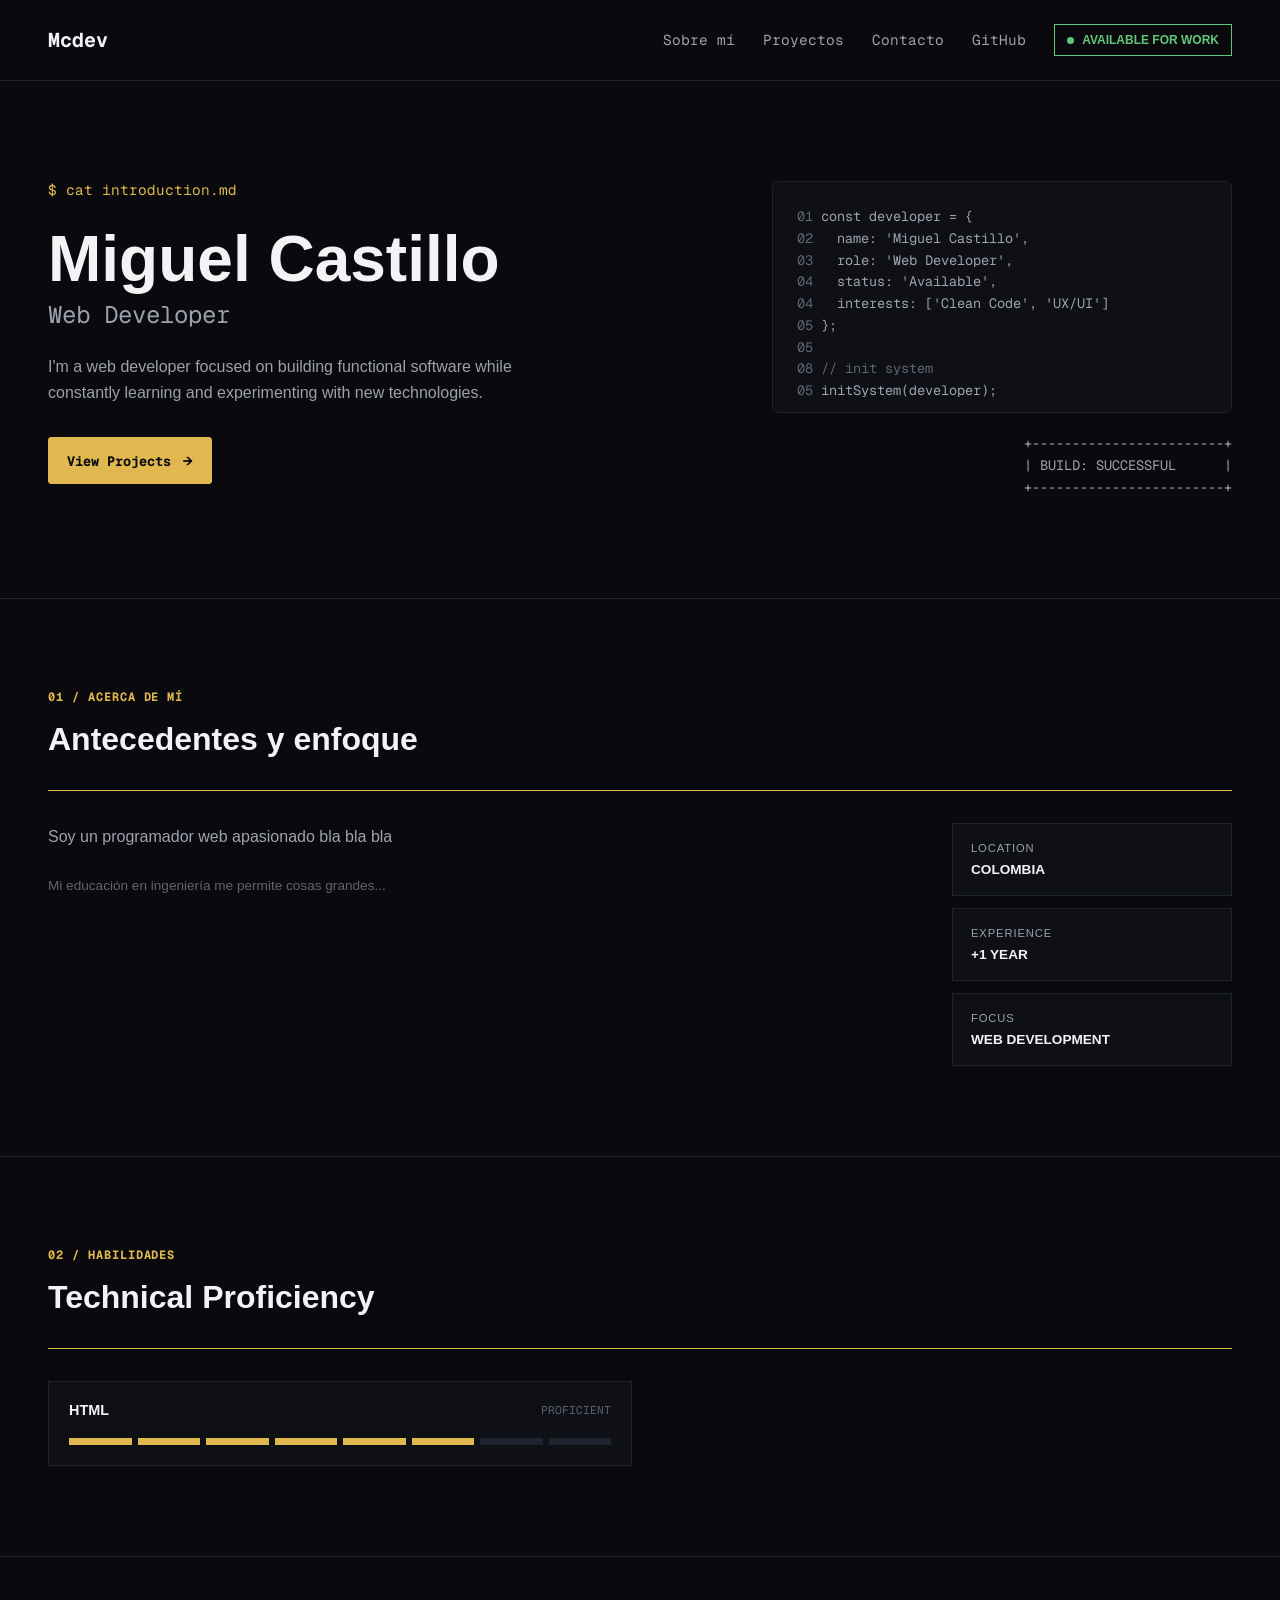
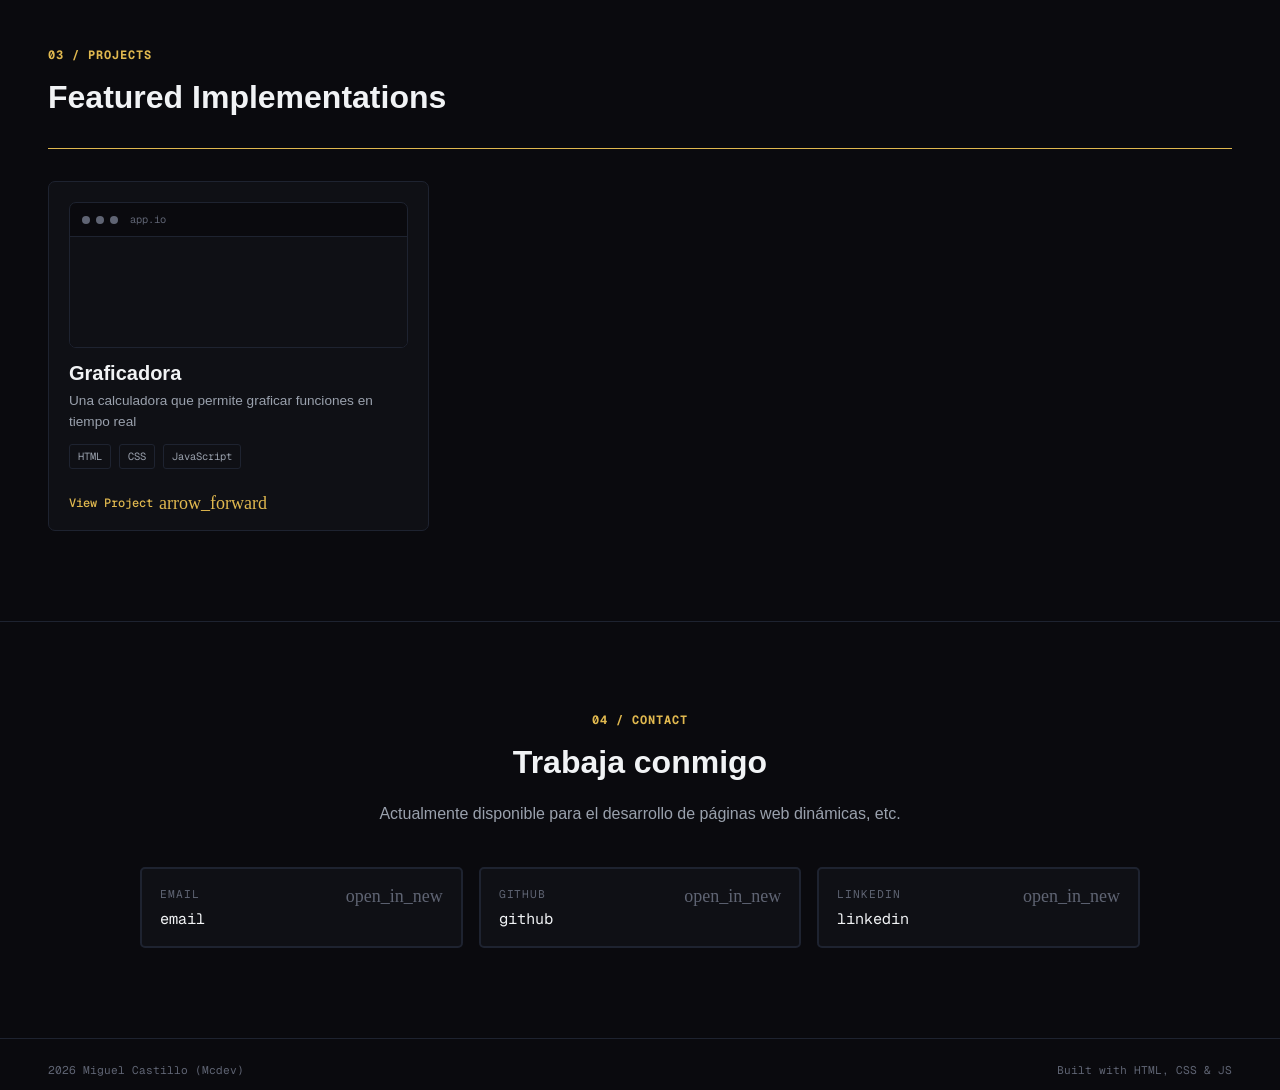
<file: index.html>
<!DOCTYPE html>
<html>
<head>
    <meta http-equiv="refresh" content="0; url=main%20web/">
</head>

<body>
    <p>If you are not redirected automatically, follow this <a href="main%20web/">link to the main web page</a>.</p>
</body>
</html>>
</file>
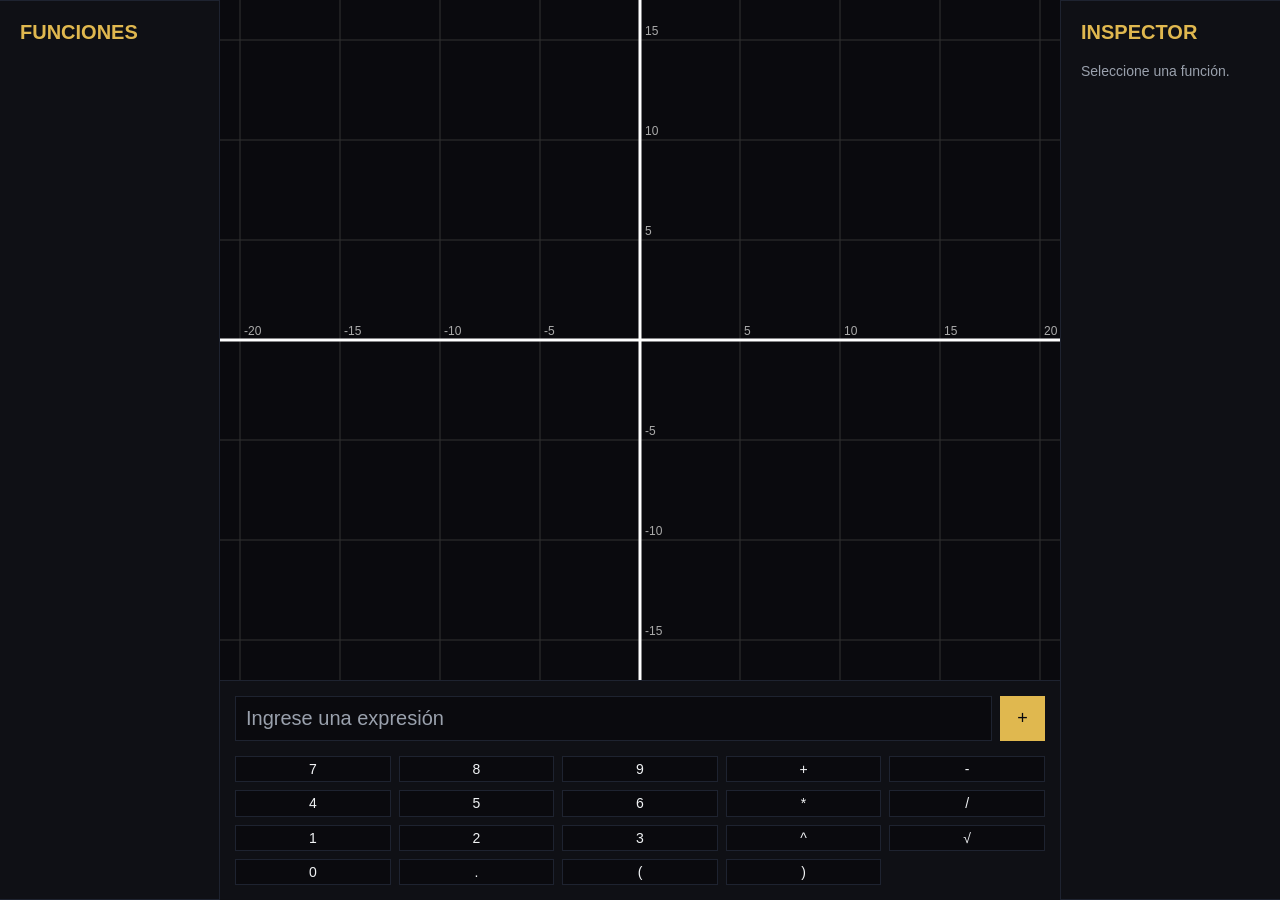
<file: calculadora/index.html>
<!DOCTYPE html>

<html>

    <head>

        <title>Calculadora</title>

        <meta charset="UTF-8">

        <meta
            name="viewport"
            content="width=device-width, initial-scale=1.0"
        >


        <link
            rel="preconnect"
            href="https://fonts.googleapis.com"
        >

        <link
            rel="preconnect"
            href="https://fonts.gstatic.com"
            crossorigin
        >

        <link
            href="https://fonts.googleapis.com/css2?family=Press+Start+2P&display=swap"
            rel="stylesheet"
        >

        <link
            rel="stylesheet"
            href="styles.css"
        >

        <script
            type="module"
            src="js/events.js"
            defer
        ></script>
        
        <script 
            type="module"
            src="js/ui.js"
            defer>
        </script>

    </head>


    <body>

        <main class="calculadora">


            <!-- =====================================
                 VISUALIZACIÓN
                 ===================================== -->

            <div class="visualizacion">

                <canvas
                    id="grafica"
                    width="600"
                    height="400"
                ></canvas>

            </div>


            <!-- =====================================
                 PANEL IZQUIERDO
                 ===================================== -->

            <aside class="panel funcionesPanel">

                <h2>FUNCIONES</h2>

                <div
                    id="listaFunciones"
                    class="listaFunciones"
                >
                    <!-- Las funciones aparecerán aquí -->
                </div>

            </aside>


            <!-- =====================================
                 PANEL DERECHO
                 ===================================== -->

            <aside class="panel inspector">

                <h2>INSPECTOR</h2>

                <div id="inspectorContenido">

                    <p>
                        Seleccione una función.
                    </p>

                </div>

            </aside>


            <!-- =====================================
                 CONTROLES
                 ===================================== -->

            <section class="controles">


                <!-- INPUT -->

                <div class="entrada">

                    <input
                        class="calcInput"
                        type="text"
                        id="expresionInput"
                        placeholder="Ingrese una expresión"
                    >

                    <button
                        id="botonAgregar"
                    >
                        +
                    </button>

                </div>


                <!-- TECLADO -->

                <div class="calcButton">


                    <button id="boton7">
                        7
                    </button>

                    <button id="boton8">
                        8
                    </button>

                    <button id="boton9">
                        9
                    </button>

                    <button id="botonSuma">
                        +
                    </button>

                    <button id="botonResta">
                        -
                    </button>


                    <button id="boton4">
                        4
                    </button>

                    <button id="boton5">
                        5
                    </button>

                    <button id="boton6">
                        6
                    </button>

                    <button id="botonMultiplicacion">
                        *
                    </button>

                    <button id="botonDivision">
                        /
                    </button>


                    <button id="boton1">
                        1
                    </button>

                    <button id="boton2">
                        2
                    </button>

                    <button id="boton3">
                        3
                    </button>

                    <button id="botonPotencia">
                        ^
                    </button>

                    <button id="botonRaiz">
                        √
                    </button>


                    <button id="boton0">
                        0
                    </button>

                    <button id="botonPunto">
                        .
                    </button>

                    <button id="botonAbrir">
                        (
                    </button>

                    <button id="botonCerrar">
                        )
                    </button>


                </div>

            </section>


        </main>

    </body>

</html>
</file>
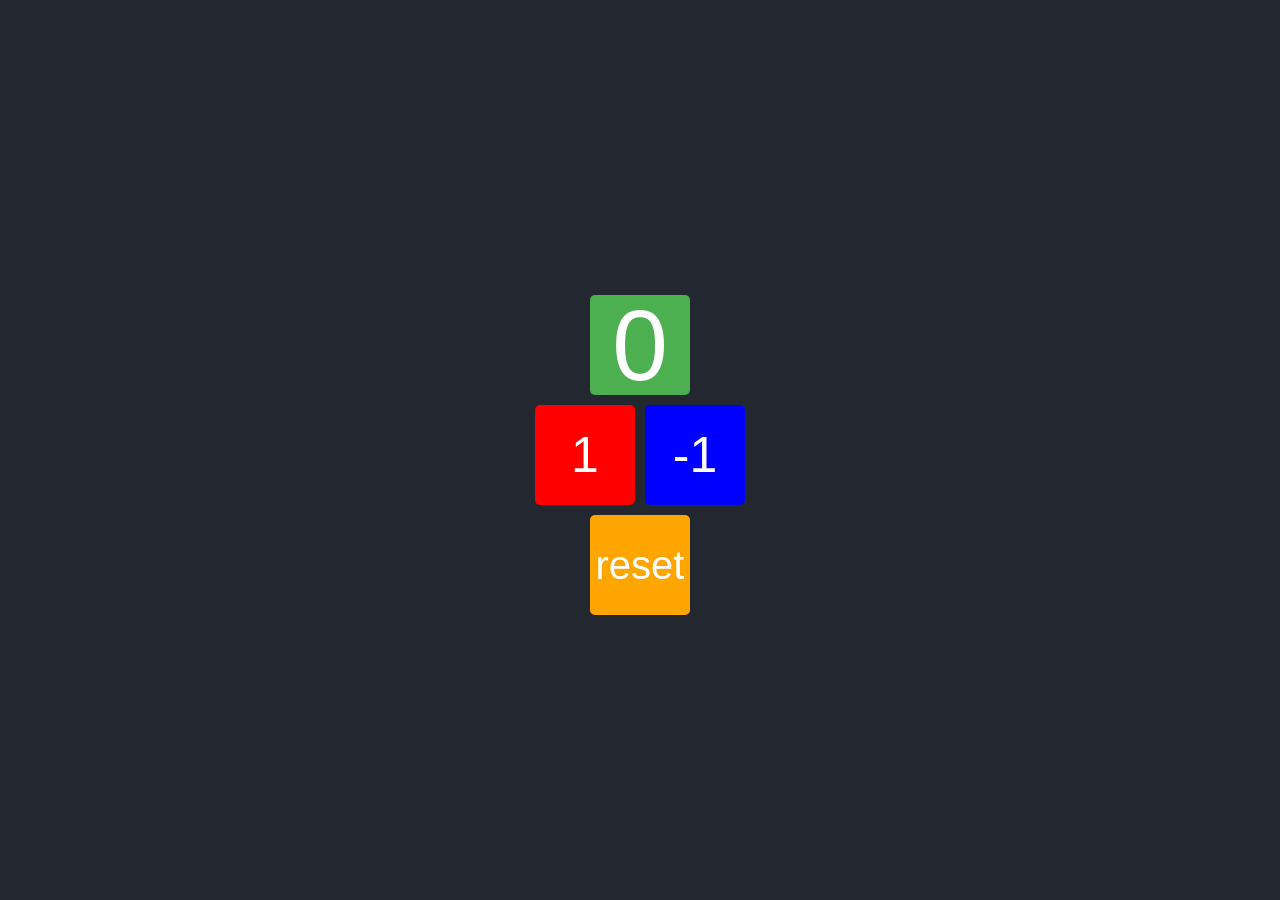
<file: contador/index.html>
<!DOCTYPE html>

<html>
    <head>
        <meta charset="UTF-8">
        <meta name="viewport" content="width=device-width, initial-scale=1.0">

        <title>Contador</title>
        <link rel="stylesheet" href="style.css">
        <script src="script.js" defer></script>
    </head>

    <body>

        <span id="texto">0</span>

        <div class="botones">
            <button id="boton">1</button>
            <button id="boton2">-1</button>
            <button id="botonReset" class="reset">reset</button>
        </div>

    </body>
</html>
</file>
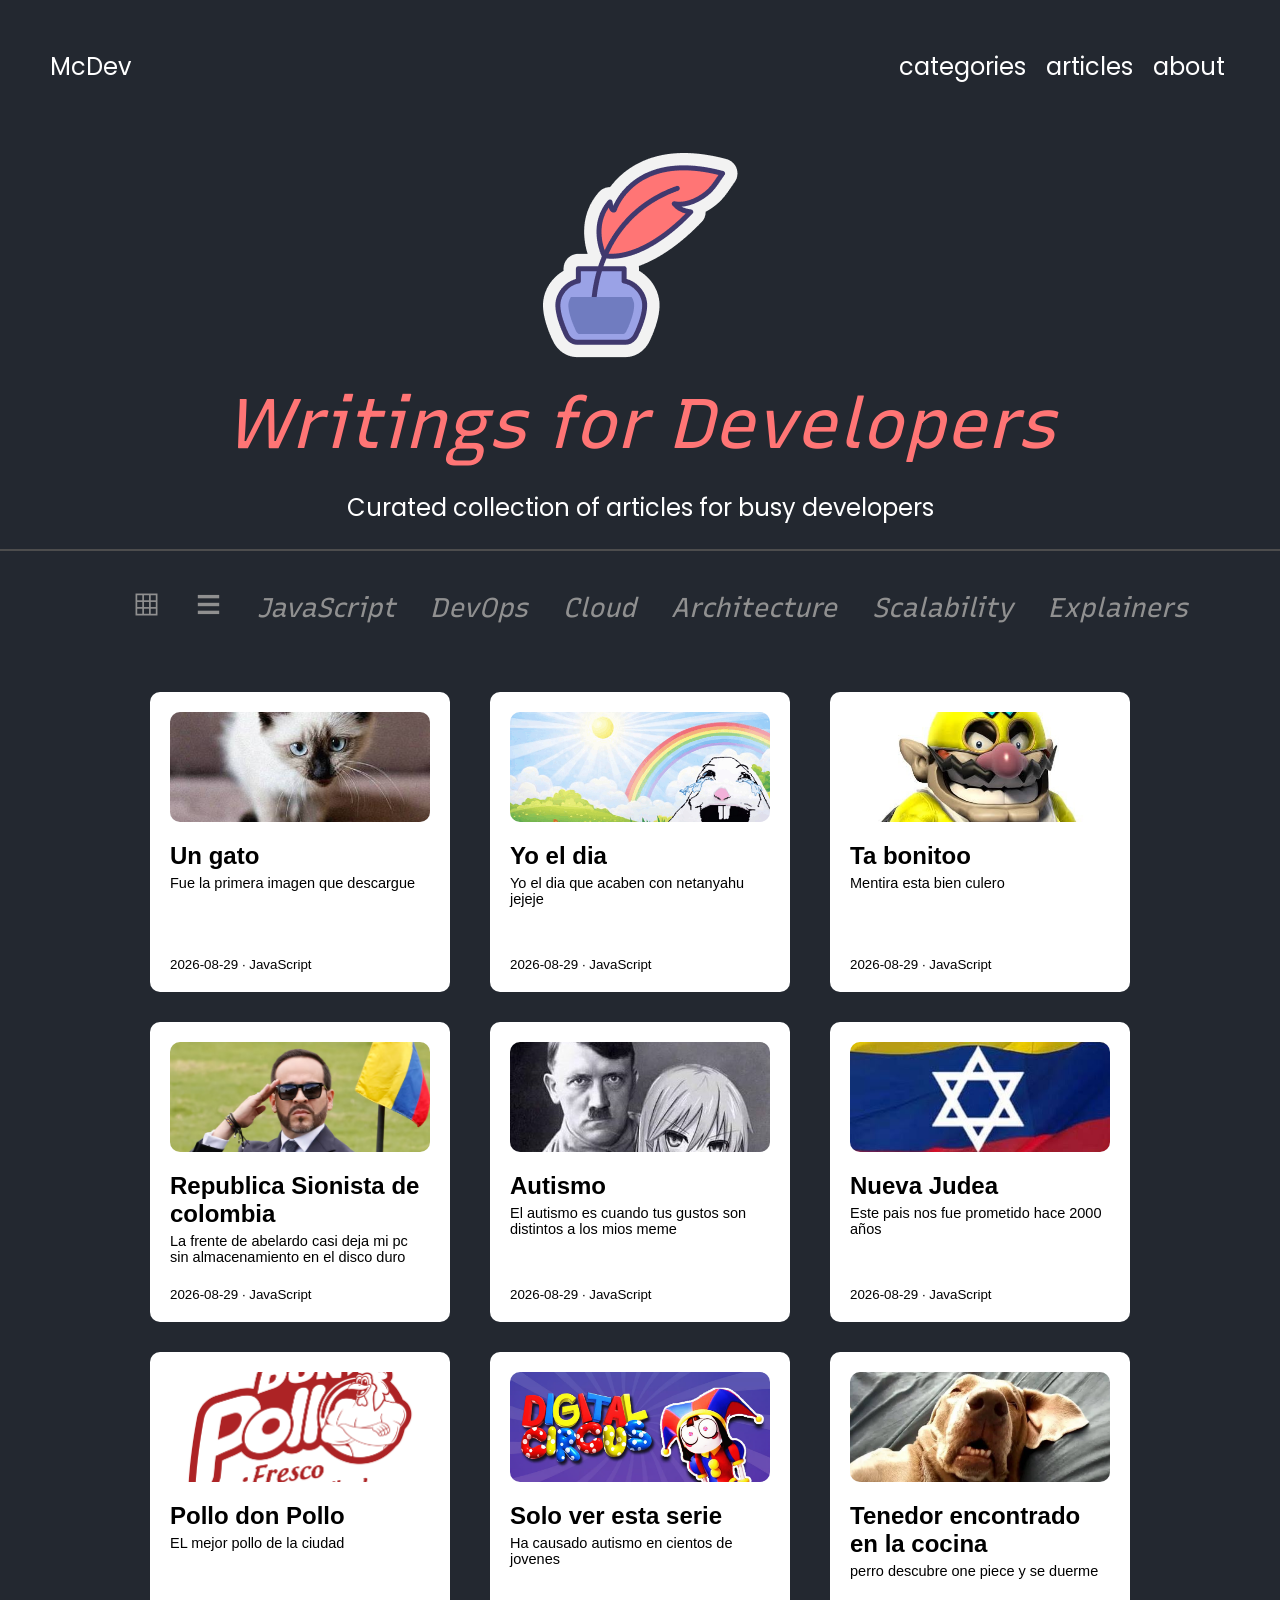
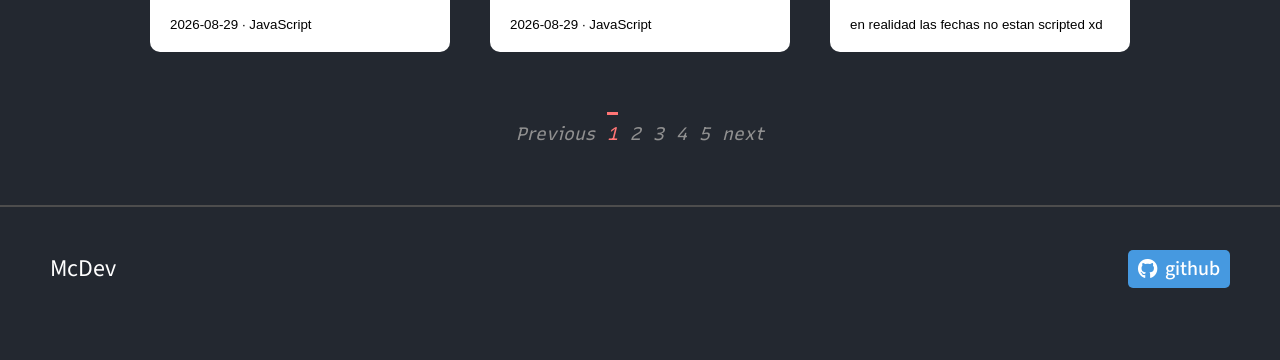
<file: figma/index.html>
<!DOCTYPE html>

<html lang="es">
    <head>

        <meta charset="UTF-8">
        <meta name="viewport" content="width=device-width, initial-scale=1.0">
        <title>Practice Designing</title>
        <meta name="description"
            content="Practicando diseño de página 
            estática en base a una plantilla de 
            Figma de roadmap.sh para la ruta de 
            Full Stack Developer.">

        <link rel="icon" type="image/jpeg" href="img/examplefavicon.jpg">

        <link rel="preconnect" href="https://fonts.googleapis.com">
        <link rel="preconnect" href="https://fonts.gstatic.com" crossorigin>
        <link href="https://fonts.googleapis.com/css2?family=Poppins&family=Recursive:wght@400;500;600;700&family=Source+Sans+Pro&display=swap" rel="stylesheet">

        <link rel="stylesheet" href="https://cdnjs.cloudflare.com/ajax/libs/font-awesome/6.5.2/css/all.min.css">
        
        <link rel="stylesheet" href="style.css">
        </head>

    <body>
        <header>
            <div class="header-top">
                <p class="developer-name">McDev</p>
                <nav class="header-nav">
                    <ul>
                        <li><a href="#home">categories</a></li>
                        <li><a href="#about">articles</a></li>
                        <li><a href="#contact">about</a></li>
                    </ul>
                </nav>
            </div>

            <div class="header-content">
                <img src="img/Logo.png" alt="imagen decorativa">
                <h1 class="title">Writings for Developers</h1>
                <p class="subtitle">Curated collection of articles for busy developers</p>
            </div>

        </header>
        
        <nav class="category-nav">
            <ul>
                <li><button type="button">
                        <svg 
                            xmlns="http://www.w3.org/2000/svg"
                            viewBox="0 0 24 24"
                            fill="none"
                            stroke="currentColor"
                            stroke-width="1.5"
                            stroke-linecap="square"
                            stroke-linejoin="miter"
                            class="lucide lucide-grid3x3-icon lucide-grid-3x3">
                            <rect width="18" height="18" x="3" y="3" rx="0"/>
                            <path d="M4 9h16"/>
                            <path d="M4 15h16"/>
                            <path d="M9 4v16"/>
                            <path d="M15 4v16"/>
                        </svg>
                    </button>
                </li>

                <li>
                    <button type="button">
                        <svg 
                            xmlns="http://www.w3.org/2000/svg"
                            viewBox="0 0 24 24"
                            fill="none"
                            stroke="currentColor"
                            stroke-width="3"
                            stroke-linecap="square"
                            stroke-linejoin="miter"
                            class="lucide lucide-menu-icon lucide-menu">
                            <path d="M4 5h16"/>
                            <path d="M4 12h16"/>
                            <path d="M4 19h16"/>
                        </svg>
                    </button>
                </li>
                
                <li><a href="#JavaScript">JavaScript</a></li>
                <li><a href="#DevOps">DevOps</a></li>
                <li><a href="#Cloud">Cloud</a></li>
                <li><a href="#Architecture">Architecture</a></li>
                <li><a href="#Scalability">Scalability</a></li>
                <li><a href="#Explainers">Explainers</a></li>
            </ul>
        </nav>

        <main>
            <article>
                <img src="img/example.jpg" alt="descripción de la imagen">
                <h2>Un gato</h2>
                <p>Fue la primera imagen que descargue</p>
                <small>2026-08-29 · JavaScript</small>
            </article>
            <article>
                <img src="img/hamster.jpg" alt="descripción de la imagen">
                <h2>Yo el dia</h2>
                <p>Yo el dia que acaben con netanyahu jejeje</p>
                <small>2026-08-29 · JavaScript</small>
            </article>
            <article>
                <img src="img/tabonito.jpg" alt="descripción de la imagen">
                <h2>Ta bonitoo</h2>
                <p>Mentira esta bien culero</p>
                <small>2026-08-29 · JavaScript</small>
            </article>
            <article>
                <img src="img/abelardo.jpg" alt="descripción de la imagen">
                <h2>Republica Sionista de colombia</h2>
                <p>La frente de abelardo casi deja mi pc sin almacenamiento en el disco duro</p>
                <small>2026-08-29 · JavaScript</small>
            </article>
            <article>
                <img src="img/fuher.jpg" alt="descripción de la imagen">
                <h2>Autismo</h2>
                <p>El autismo es cuando tus gustos son distintos a los mios meme</p>
                <small>2026-08-29 · JavaScript</small>
            </article>
            <article>
                <img src="img/chadlombia.jpg" alt="descripción de la imagen">
                <h2>Nueva Judea</h2>
                <p>Este pais nos fue prometido hace 2000 años </p>
                <small>2026-08-29 · JavaScript</small>
            </article>
            <article>
                <img src="img/don_pollo.png" alt="descripción de la imagen">
                <h2>Pollo don Pollo</h2>
                <p>EL mejor pollo de la ciudad</p>
                <small>2026-08-29 · JavaScript</small>
            </article>
            <article>
                <img src="img/digitalcircus.jpg" alt="descripción de la imagen">
                <h2>Solo ver esta serie</h2>
                <p>Ha causado autismo en cientos de jovenes</p>
                <small>2026-08-29 · JavaScript</small>
            </article>
            <article>
                <img src="img/perro.jpg" alt="descripción de la imagen">
                <h2>Tenedor encontrado en la cocina</h2>
                <p>perro descubre one piece y se duerme</p>
                <small>en realidad las fechas no estan scripted xd</small>
            </article>
        </main>

        <nav class="pagination" aria-label="Paginación">
            <a href="#">Previous</a>
            <a href="#" class="active">1</a>
            <a href="#">2</a>
            <a href="#">3</a>
            <a href="#">4</a>
            <a href="#">5</a>
            <a href="#">next</a>
        </nav>
        

        <footer>
            <p class="developer-name">McDev</p>
            <a href="https://github.com/Mcas230"><i class="fa-brands fa-github"></i>github</a>
        </footer>

    </body>

</html>
</file>
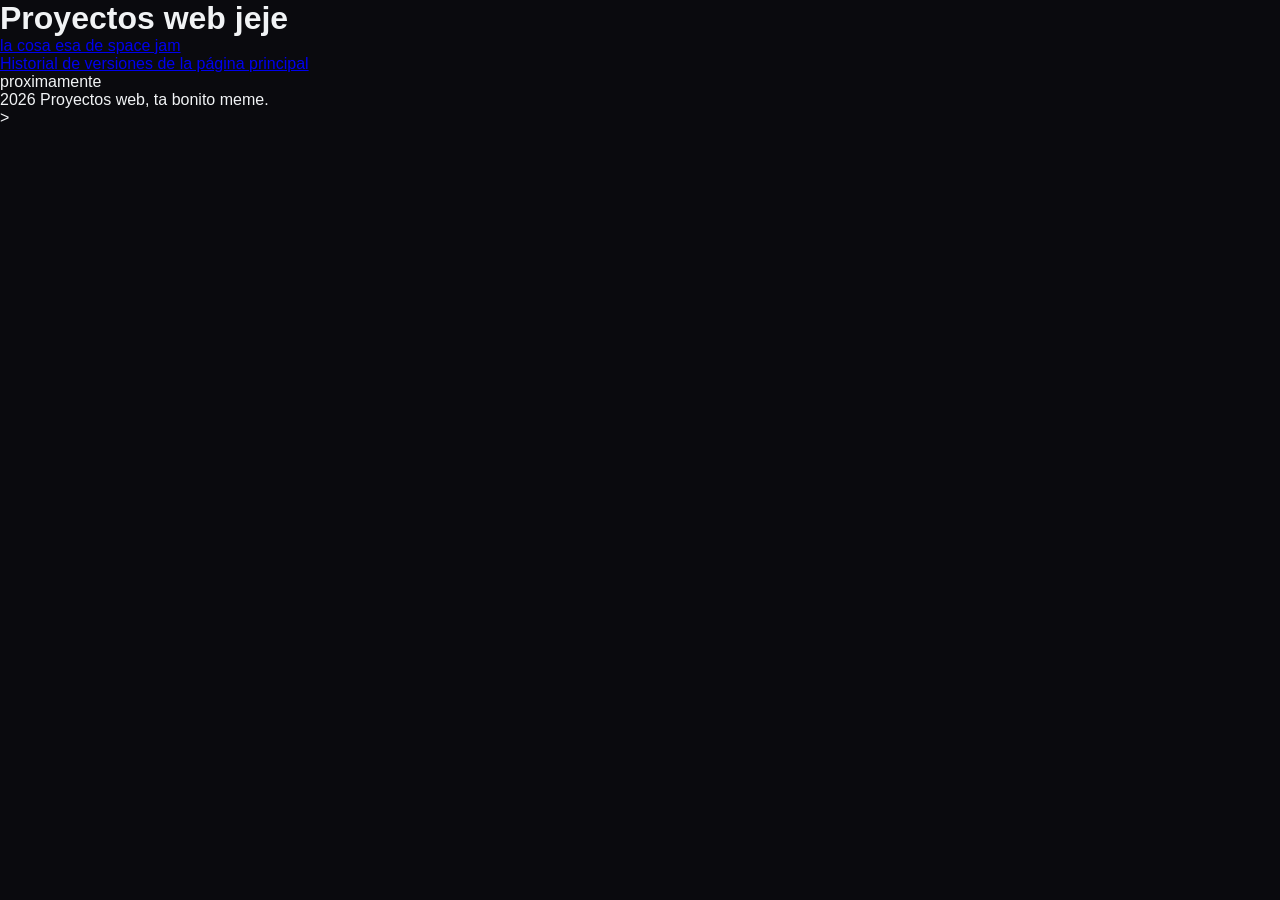
<file: main web/index.htm>
<!DOCTYPE html>
<html lang="es">
    <head>
    
    <title>Kogan Dashboard</title>

    <link rel="stylesheet" href="style.css">

    </head>

    <body>

        <header>
            <h1>Proyectos web jeje</h1>
        </header>

        <main>
            <ul>
                <li><a href="../Space%20Jam/index.html">la cosa esa de space jam</a></li>
                <li><a href="main_versions/versiones.html">Historial de versiones de la página principal</a></li>
                <li>proximamente</li>
            </ul>
        </main>

        <footer>
            <p>2026 Proyectos web, ta bonito meme.</p>
        </footer>
    </body>

</html>>
</file>
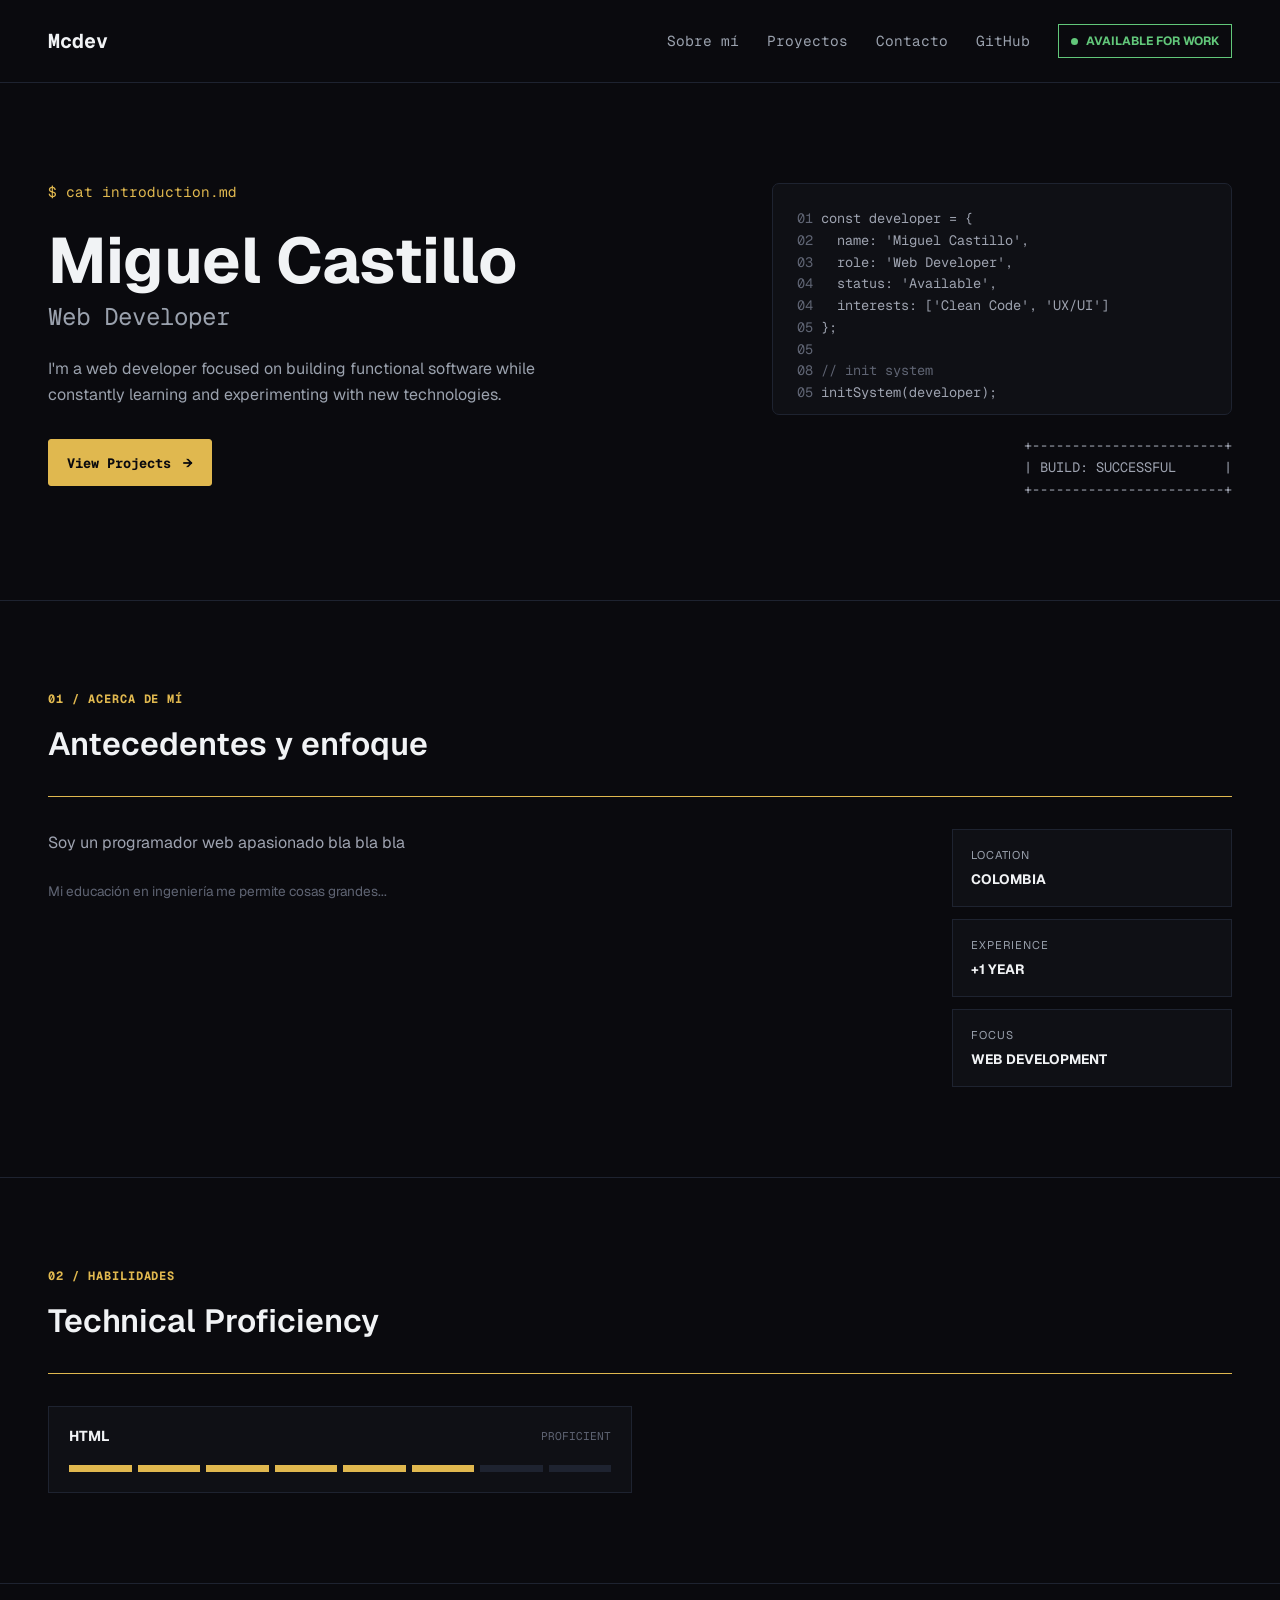
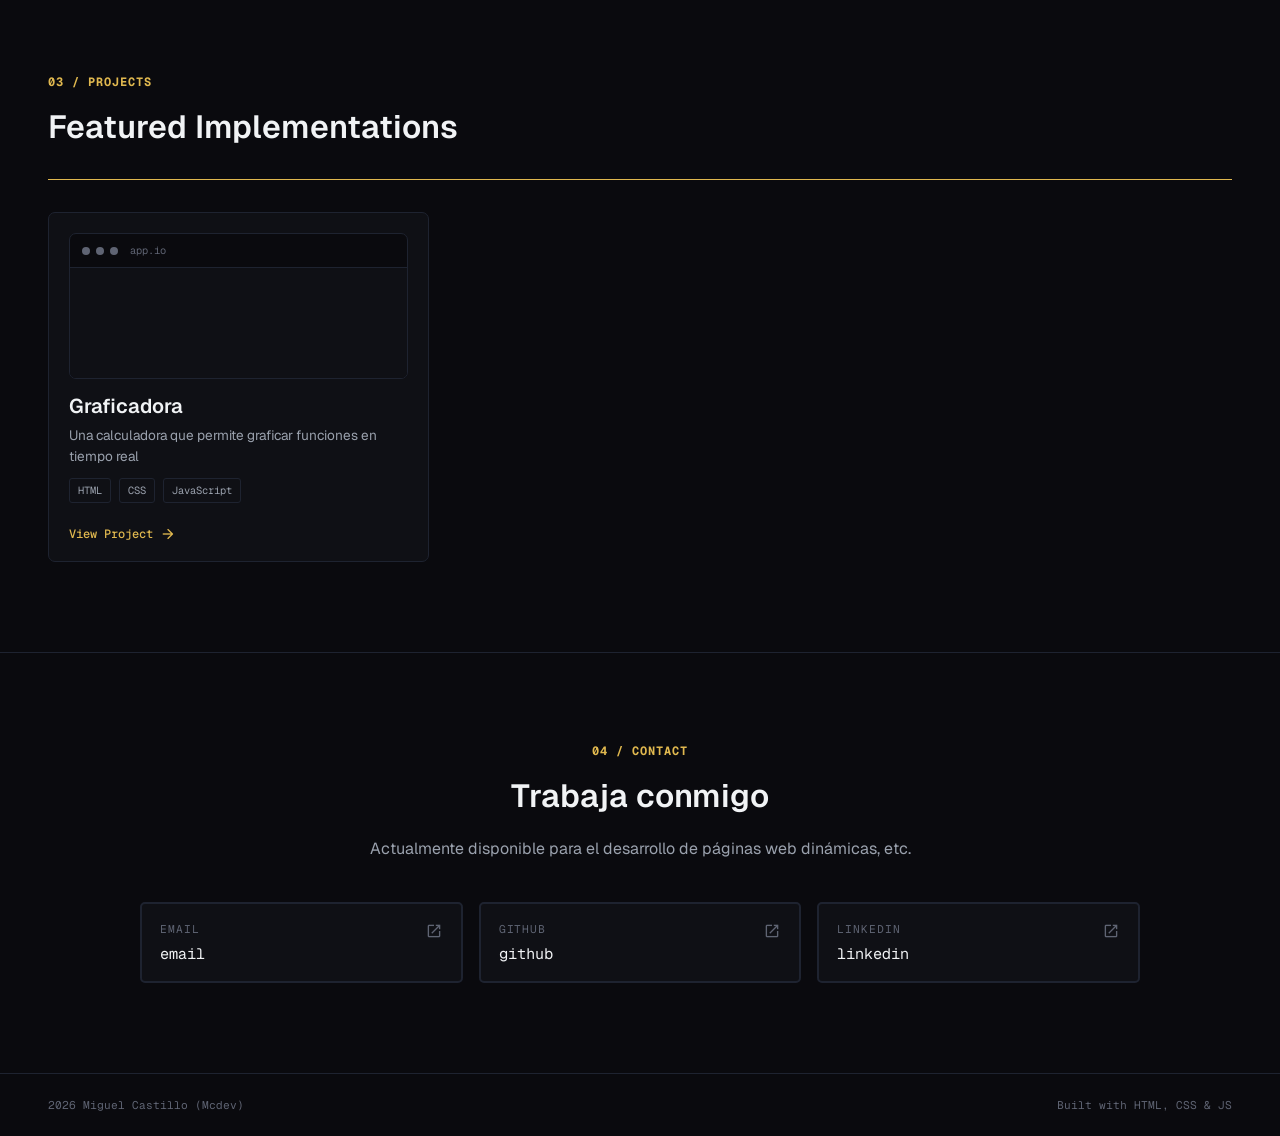
<file: main web/index.html>
<!DOCTYPE html>
<html lang="es">

<head>

    <meta charset="UTF-8">
    <meta name="viewport" content="width=device-width, initial-scale=1.0">

    <title>Mcdev</title>
    <link rel="icon" href="img/dibujo.svg" type="image/svg+xml">

    <link rel="stylesheet" href="style.css">

    <link rel="preconnect" href="https://fonts.googleapis.com">
    <link rel="preconnect" href="https://fonts.gstatic.com" crossorigin>

    <link
        href="https://fonts.googleapis.com/css2?family=Geist:wght@400;500;600;700&family=Geist+Mono:ital,wght@0;100..900;1;100..900&display=swap"
        rel="stylesheet"
    >

    <link
        rel="stylesheet"
        href="https://fonts.googleapis.com/css2?family=Material+Symbols+Outlined:opsz,wght,FILL,GRAD@20..48,100..700,0..1,-50..200&icon_names=open_in_new"
    >

    <link
        rel="stylesheet"
        href="https://fonts.googleapis.com/css2?family=Material+Symbols+Rounded:opsz,wght,FILL,GRAD@20..48,100..700,0..1,-50..200&icon_names=arrow_forward"
    >

</head>

<body>

    <header class="site-header">

        <a href="#hero" class="site-title">Mcdev</a>

        <nav class="site-nav">

            <a href="#about">Sobre mí</a>
            <a href="#projects">Proyectos</a>
            <a href="#contact">Contacto</a>
            <a href="#">GitHub</a>

            <div class="work-status">
                <span class="status-dot"></span>
                <span class="status-text">AVAILABLE FOR WORK</span>
            </div>

        </nav>

    </header>


    <main>

        <!-- HERO -->

        <section id="hero">

            <div class="hero-content">

                <div class="hero-introduction">

                    <p class="terminal-command">
                        $ cat introduction.md
                    </p>

                    <h1>Miguel Castillo</h1>

                    <h2>Web Developer</h2>

                    <p>
                        I'm a web developer focused on building functional software while constantly learning and experimenting with new technologies.
                    </p>

                    <a href="#projects" class="projects-button">
                        View Projects
                        <span class="arrow">→</span>
                    </a>

                </div>


                <div class="hero-code">

                    <pre><code><span class="line-number">01</span> const developer = {
<span class="line-number">02</span>   name: 'Miguel Castillo',
<span class="line-number">03</span>   role: 'Web Developer',
<span class="line-number">04</span>   status: 'Available',
<span class="line-number">04</span>   interests: ['Clean Code', 'UX/UI']
<span class="line-number">05</span> };
<span class="line-number">05</span>
<span class="line-number">08</span> <span class="code-comment">// init system</span>
<span class="line-number">05</span> initSystem(developer);</code></pre>

                    <pre class="build-status">+------------------------+
| BUILD: SUCCESSFUL      |
+------------------------+</pre>

                </div>

            </div>

        </section>


        <!-- ABOUT -->

        <section id="about">

            <div class="about-content">

                <div class="about-introduction">

                    <p class="section-label">
                        01 / ACERCA DE MÍ
                    </p>

                    <h2>Antecedentes y enfoque</h2>

                    <div class="about-details">

                        <div class="about-description">

                            <p>
                                Soy un programador web apasionado bla bla bla
                            </p>

                            <p class="about-note">
                                Mi educación en ingeniería me permite cosas grandes...
                            </p>

                        </div>


                        <div class="about-info">

                            <div class="info-box">
                                <span class="info-label">LOCATION</span>
                                <strong>COLOMBIA</strong>
                            </div>

                            <div class="info-box">
                                <span class="info-label">EXPERIENCE</span>
                                <strong>+1 YEAR</strong>
                            </div>

                            <div class="info-box">
                                <span class="info-label">FOCUS</span>
                                <strong>WEB DEVELOPMENT</strong>
                            </div>

                        </div>

                    </div>

                </div>

            </div>

        </section>


        <!-- SKILLS -->

        <section id="skills">

            <div class="skills-content">

                <div class="skills-introduction">

                    <p class="section-label">
                        02 / HABILIDADES
                    </p>

                    <h2>Technical Proficiency</h2>

                </div>


                <div class="skills-list">

                    <div class="skill-box">

                        <div class="skill-header">
                            <strong>HTML</strong>
                            <span>PROFICIENT</span>
                        </div>

                        <div class="skill-level">
                            <span></span>
                            <span></span>
                            <span></span>
                            <span></span>
                            <span></span>
                            <span></span>
                            <span></span>
                            <span></span>
                        </div>

                    </div>

                </div>

            </div>

        </section>


        <!-- PROJECTS -->

        <section id="projects">

            <div class="projects-content">

                <div class="projects-introduction">

                    <p class="section-label">
                        03 / PROJECTS
                    </p>

                    <h2>Featured Implementations</h2>

                </div>


                <div class="projects-list">

                    <article class="project-box">

                        <div class="project-window">

                            <div class="project-window-header">

                                <div class="window-controls">
                                    <span></span>
                                    <span></span>
                                    <span></span>
                                </div>

                                <span class="project-window-title">
                                    app.io
                                </span>

                            </div>

                            <div class="project-window-content"></div>

                        </div>


                        <div class="project-content">

                            <h2>Graficadora</h2>

                            <p>
                                Una calculadora que permite graficar funciones en tiempo real
                            </p>

                            <div class="project-tags">
                                <span>HTML</span>
                                <span>CSS</span>
                                <span>JavaScript</span>
                            </div>

                        </div>


                        <a class="project-link" href="https://mcas230.github.io/Web_projects/calculadora/">
                            <span class="project-link-text">
                                View Project
                                <span class="material-symbols-rounded">
                                    arrow_forward
                                </span>
                            </span>
                        </a>

                    </article>

                </div>

            </div>

        </section>


        <!-- CONTACT -->

        <section id="contact">

            <div class="contact-content">

                <div class="contact-introduction">

                    <p class="section-label">
                        04 / CONTACT
                    </p>

                    <h2>Trabaja conmigo</h2>

                    <p>
                        Actualmente disponible para el desarrollo
                        de páginas web dinámicas, etc.
                    </p>

                </div>


                <div class="contact-info">

                    <a class="info-box" href="#">

                        <span class="info-label">EMAIL</span>
                        <strong>email</strong>
                        <span class="material-symbols-outlined">
                            open_in_new
                        </span>

                    </a>


                    <a class="info-box" href="#">

                        <span class="info-label">GITHUB</span>
                        <strong>github</strong>
                        <span class="material-symbols-outlined">
                            open_in_new
                        </span>

                    </a>


                    <a class="info-box" href="#">

                        <span class="info-label">LINKEDIN</span>
                        <strong>linkedin</strong>
                        <span class="material-symbols-outlined">
                            open_in_new
                        </span>

                    </a>

                </div>

            </div>

        </section>

    </main>


    <footer class="site-footer">

        <p>2026 Miguel Castillo (Mcdev)</p>
        <p>Built with HTML, CSS &amp; JS</p>

    </footer>

</body>

</html>
</file>
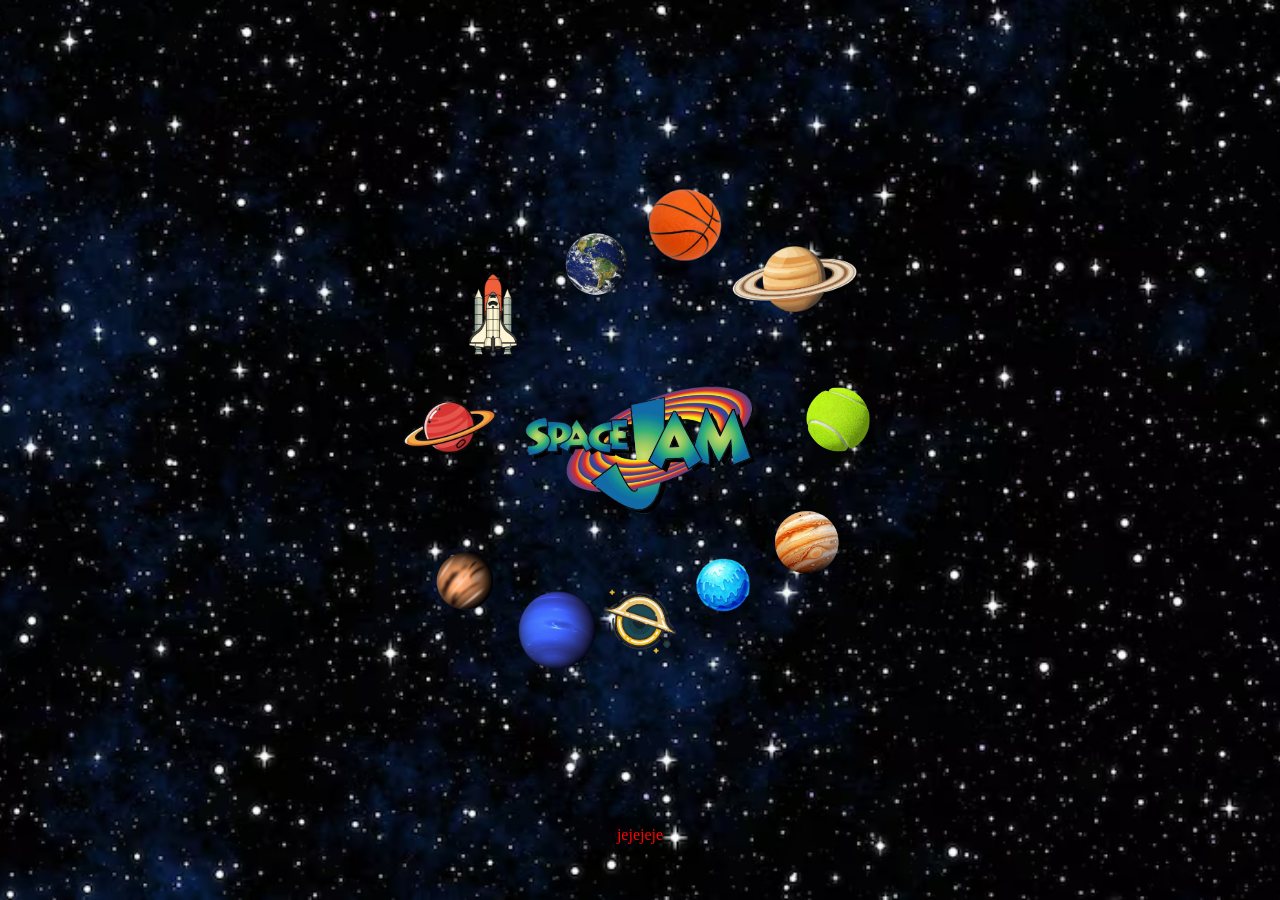
<file: Space Jam/index.html>
<!DOCTYPE html>
<html lang="es">
    <head>
        <title>Practica de Space Jam 1996</title>
        <style>

            html, body {
                height: 100%;
                margin: 0;
            }

            body {
                background-color: #000000;
                background-image: url("img/backround.jpg");
                background-size: cover;
                background-repeat: no-repeat;
                background-position: center;
                display: flex;
                justify-content: center;
                align-items: center;
            }
        </style>
    </head>
    
    <body>
        <img 
            src="img/space-jam-logo.jpg"
            alt="Space Jam Logo"
            style="width: 20%;">

        <a href="https://www.youtube.com/watch?v=gsHk7_sintQ">
            <img 
                src="img/jam_central.jpg"
                alt="Space Jam Central"
                style="width: 7%;
                position: absolute;
                top: 25%;
                left: 43%;"> 
        </a>

        <a href="https://www.youtube.com/watch?v=8QGMjsp8MBU">
            <img 
                src="img/basket.jpg"
                alt="Basket"
                style="width: 7%;
                position: absolute;
                top: 20%;
                left: 50%;"> 
        </a>

        <a href="https://www.youtube.com/watch?v=3h7hIvXv-cM">
            <img 
                src="img/saturno.jpg"
                alt="Saturno"
                style="width: 10%;
                position: absolute;
                top: 27%;
                left: 57%;"> 
        </a>

        <a href="https://www.youtube.com/watch?v=CYXJYQZ3FX0">
            <img 
                src="img/tennis_pelota.jpg"
                alt="Tennis Pelota"
                style="width: 5%;
                position: absolute;
                top: 43%;
                left: 63%;"> 
        </a>

        <a href="https://www.youtube.com/watch?v=UIjTKBaFDvY">
            <img 
                src="img/jupiter.jpg"
                alt="Jupiter"
                style="width: 6%;
                position: absolute;
                top: 56%;
                left: 60%;"> 
        </a>

        <a href="https://www.youtube.com/watch?v=bNxoWmty090">
            <img 
                src="img/urano.jpg"
                alt="Urano"
                style="width: 7%;
                position: absolute;
                top: 60%;
                left: 53%;"> 
        </a>

        <a href="https://www.youtube.com/watch?v=Q6jzl_Oy2IQ">
            <img 
                src="img/agujero_negro.jpg"
                alt="Agujero Negro"
                style="width: 10%;
                position: absolute;
                top: 65%;
                left: 45%;"> 
        </a>

        <a href="https://www.w3schools.com">
            <img 
                src="img/neptuno.jpg"
                alt="Neptuno"
                style="width: 7%;
                position: absolute;
                top: 65%;
                left: 40%;"> 
        </a>

        <a href="https://www.youtube.com/watch?v=ZJOBBa8RzyE">
            <img 
                src="img/venus.jpg"
                alt="Venus"
                style="width: 7%;
                position: absolute;
                top: 60%;
                left: 33%;"> 
        </a>

        <a href="https://www.youtube.com/watch?v=4Hs4PV-SQaQ">
            <img 
                src="img/rojo_anillos.jpg"
                alt="Rojo Anillos"
                style="width: 10%;
                position: absolute;
                top: 40%;
                left: 30%;"> 
        </a>

        <a href="https://www.youtube.com/watch?v=DmsTiMdkzsU">
            <img 
                src="img/nave_espacial.jpg"
                alt="Nave Espacial"
                style="width: 7%;
                position: absolute;
                top: 30%;
                left: 35%;"> 
        </a>
        

        <p 
            style="position: absolute;
            top: 90%;
            left: 50%;
            transform: translateX(-50%);
            color: #ff0000;">
                jejejeje
        </p>


    </body>
</html>
</file>
<file: calculadora/styles.css>
:root {

    /* ========================================
       COLORES
       ======================================== */

    --color-fondo: #0A0A0E;
    --color-panel: #0F1015;
    --color-borde: #1E2330;
    --color-texto: #F1F3F5;
    --color-acento: #E0B84F;
    --color-secundario: #9AA1AD;
    --color-verde: #62C77A;


    /* ========================================
       TIPOGRAFÍAS
       ======================================== */

    --fuente-interfaz: "Inter", sans-serif;
    --fuente-numeros: "Ubuntu", sans-serif;
    --fuente-titulos: "Space Grotesk", sans-serif;


    /* ========================================
       TEXTO
       ======================================== */

    --tamano-texto: 14px;
    --tamano-input: 20px;
    --altura-linea-texto: 1.5;


    /* ========================================
       PANELES
       ======================================== */

    --ancho-panel-izquierdo: 220px;
    --ancho-panel-derecho: 220px;
    --alto-controles: 220px;

    --padding-panel: 20px;
    --padding-controles: 15px;


    /* ========================================
       BORDES
       ======================================== */

    --borde: 1px solid var(--color-borde);


    /* ========================================
       INTERFAZ
       ======================================== */

    --cursor-boton: pointer;
}


/* ============================================
   RESET
   ============================================ */

* {
    box-sizing: border-box;
}


html,
body {

    width: 100%;
    height: 100%;

    margin: 0;

    overflow: hidden;

    background: var(--color-fondo);
    color: var(--color-texto);

    font-family: var(--fuente-interfaz);
}


p {

    margin: 0;

    font-size: var(--tamano-texto);

    line-height: var(--altura-linea-texto);
}


/* ============================================
   WORKSPACE
   ============================================ */

.calculadora {

    position: relative;

    width: 100vw;
    height: 100vh;

    overflow: hidden;
}


/* ============================================
   VISUALIZACIÓN
   ============================================ */

.visualizacion {

    position: absolute;

    top: 0;
    bottom: var(--alto-controles);
    left: var(--ancho-panel-izquierdo);
    right: var(--ancho-panel-derecho);

    background: var(--color-fondo);

    overflow: hidden;

    z-index: 0;
}


#grafica {

    position: absolute;

    inset: 0;

    display: block;

    width: 100%;
    height: 100%;
}


/* ============================================
   PANELES
   ============================================ */

.panel {

    position: absolute;

    background: var(--color-panel);

    border: var(--borde);

    padding: var(--padding-panel);

    overflow-y: auto;

    z-index: 10;
}


.panel h2 {

    margin-top: 0;

    font-family: var(--fuente-titulos);

    font-size: 20px;

    color: var(--color-acento);
}


/* ============================================
   PANEL IZQUIERDO
   ============================================ */

.funcionesPanel {

    top: 0;
    bottom: 0;
    left: 0;

    width: var(--ancho-panel-izquierdo);

    border-left: none;
}


/* ============================================
   FUNCIONES
   ============================================ */

.listaFunciones {

    display: flex;

    flex-direction: column;

    gap: 8px;
}


.funcion {

    width: 100%;

    padding: 10px;

    background: var(--color-fondo);
    color: var(--color-texto);

    border: var(--borde);

    font-family: var(--fuente-interfaz);

    font-size: 10px;

    text-align: left;

    cursor: var(--cursor-boton);
}


.funcion:hover {

    border-color: var(--color-acento);
}


/* ============================================
   PANEL DERECHO
   ============================================ */

.inspector {

    top: 0;
    bottom: 0;
    right: 0;

    width: var(--ancho-panel-derecho);

    border-right: none;
}


#inspectorContenido {

    color: var(--color-secundario);

    font-size: 9px;
    line-height: 1.8;
}


/* ============================================
   CONTROLES
   ============================================ */

.controles {

    position: absolute;

    left: var(--ancho-panel-izquierdo);
    right: var(--ancho-panel-derecho);
    bottom: 0;

    height: var(--alto-controles);

    background: var(--color-panel);

    border-top: var(--borde);

    padding: var(--padding-controles);

    display: flex;

    flex-direction: column;

    gap: 15px;

    z-index: 10;
}

.calcInput::placeholder {

     font-size: var(--tamano-input);

    color: var(--color-secundario);
}


/* ============================================
   INPUT
   ============================================ */

.entrada {

    display: flex;

    gap: 8px;
}


.calcInput {

    flex: 1;

    min-width: 0;

    height: 45px;

    padding: 10px;

    background: var(--color-fondo);

    border: var(--borde);

    color: var(--color-texto);

    font-family: var(--fuente-numeros);

    font-size: var(--tamano-input);

    outline: none;
}


.calcInput:focus {

    border-color: var(--color-acento);
}


#botonAgregar {

    width: 45px;
    height: 45px;

    background: var(--color-acento);
    color: var(--color-fondo);

    border: none;

    font-family: var(--fuente-numeros);

    font-size: 18px;

    cursor: var(--cursor-boton);
}


#botonAgregar:hover {

    filter: brightness(1.1);
}


/* ============================================
   TECLADO
   ============================================ */

.calcButton {

    flex: 1;

    display: grid;

    grid-template-columns:
        repeat(5, 1fr);

    grid-template-rows:
        repeat(4, 1fr);

    gap: 8px;

    min-height: 0;
}


.calcButton button {

    background: var(--color-fondo);
    color: var(--color-texto);

    border: var(--borde);

    font-family: var(--fuente-numeros);

    font-size: var(--tamano-texto);

    cursor: var(--cursor-boton);
}


.calcButton button:hover {

    border-color: var(--color-acento);
    color: var(--color-acento);
}


.calcButton button:active {

    background: var(--color-acento);
    color: var(--color-fondo);
}


/* ============================================
   TEXTO
   ============================================ */

#texto {

    color: var(--color-verde);

    font-size: 20px;
}


/* ============================================
   DIVISORES
   ============================================ */

.divisor {

    position: fixed;

    z-index: 100;

    touch-action: none;
}


/* --------------------------------------------
   DIVISOR IZQUIERDO
   -------------------------------------------- */

.divisorIzquierdo {

    top: 0;
    bottom: 0;

    left:
        calc(
            var(--ancho-panel-izquierdo) - 4px
        );

    width: 8px;

    cursor: col-resize;
}


/* --------------------------------------------
   DIVISOR DERECHO
   -------------------------------------------- */

.divisorDerecho {

    top: 0;
    bottom: 0;

    right:
        calc(
            var(--ancho-panel-derecho) - 4px
        );

    width: 8px;

    cursor: col-resize;
}


/* --------------------------------------------
   DIVISOR DE CONTROLES
   -------------------------------------------- */

.divisorControles {

    left: var(--ancho-panel-izquierdo);
    right: var(--ancho-panel-derecho);

    bottom:
        calc(
            var(--alto-controles) - 4px
        );

    width: auto;
    height: 8px;

    cursor: row-resize;
}
</file>
<file: contador/style.css>
html,
body {
    margin: 0;
    width: 100%;
    height: 100%;
    overflow: hidden;
}

body {
    background-color: #232830;
    display: flex;
    align-items: center;
    justify-content: center;
    flex-direction: column;
    font-family: Arial, sans-serif;
    color: #000000;
    font-size: 100px;
}

span {
    display: flex;
    background-color: #4CAF50;
    color: #ffffff;
    justify-content: center;
    align-items: center;
    margin: 10px;
    width: fit-content;
    min-width: 100px;
    height: 100px;

    border-radius: 5px;
}

.botones {
    display: flex;
    flex-wrap: wrap;
    justify-content: center;
    gap: 10px;
    width: 300px;
    
}

.botones button {
    width: 100px;
    height: 100px;
    background-color: #4CAF50;
    color: white;
    padding: 10px 20px;
    border: none;
    border-radius: 5px;
    cursor: pointer;
    font-size: 50px;
    display: flex;
    justify-content: center;
    align-items: center;
}

button.reset{
    font-size: 40px;
    background-color: orange;
}

#boton {
    background-color: red;
}
#boton2 {
    background-color: blue;
}

@media (max-width: 500px) {
    
    .botones button {
        width: 120px;
        height: 120px;
    }

    span {
        height: 120px;
    }

}
</file>
<file: figma/style.css>
body {
    background-color: #232830;
    display: flex;
    flex-direction: column;
    font-family: Arial, sans-serif;
    color: #000000;
    margin: 0;
}

a {
    color: #ffffff;
    text-decoration: none;
}

header {
    font-family: 'Poppins', sans-serif;
    margin: 20px 50px 0;
    font-weight: 400;
    font-size: 30px;
    color: #ffffff;
}

.header-top {
    display: flex;
    justify-content: space-between;
    align-items: center;
    font-size: 24px;
}

.header-top a {
    padding: 5px;
    border-radius: 25px;
    transition: 0.2s;
    display: inline-block;
}


.header-top a:hover {
    color: #000000;
    transform: translateY(-5px) scale(1.05);
    background-color: #ffffff;
}

.header-content {
    text-align: center;
    margin-top: 40px;
}

.title {
    font-family: 'Recursive', 'Poppins', sans-serif;
    font-size: 70px;
    font-style: italic;
    font-weight: 400;
    margin: 10px 0;
    color: #FF7575;
}

.subtitle {
    font-family: 'Poppins', sans-serif;
    font-size: 24px;
    font-weight: 400;
    color: #ffffff;
}

.header-nav ul {
    display: flex;
    list-style: none;
    gap: 10px;
}

.category-nav {
    border-top: 2px solid #4D4D4D;
    padding-top: 20px;
}

.category-nav ul {
    display: flex;
    list-style: none;
    gap: 35px;
    justify-content: center;
    margin-top: 20px;
    font-family: 'Recursive', 'Poppins', sans-serif;
    font-size: 27px;
    font-style: italic;
}

.category-nav a {
    color: #909090;
    display: inline-block;
}

.category-nav button {
    background: none;
    border: none;
    padding: 0;
}

.category-nav svg {
    width: 27px;
    height: 27px;
    color: #909090;
}

.category-nav a,
.category-nav svg {
    transition: 0.2s;
}

.category-nav li:hover a,
.category-nav li:hover svg {
    color: #FF7575;
    transform: translateY(-5px) scale(1.05);
    filter: drop-shadow(0 0 10px #FF7575);
}

main {
    display: grid;
    grid-template-columns: repeat(3, 300px);
    gap: 30px 40px;
    justify-content: center;
    margin: 40px 60px;
}

article {
    width: 300px;
    height: 300px;
    background-color: #ffffff;
    border-radius: 10px;

    display: flex;
    flex-direction: column;

    transition: 0.5s;
}

article:hover {
    background-color: #000000;
    color: #ffffff;
    filter: drop-shadow(0 0 15px #ffffff);
    transform: translateY(-15px);
}

article img {
    display: block;
    margin: 20px auto;
    width: 260px;
    height: 110px;
    border-radius: 10px;
    object-fit: cover;
}

article h2 {
    margin: 0 20px 5px;
}

article p {
    margin: 0 20px;
    font-size: 14.5px;
}

article small {
    display: block;
    margin: auto 20px 20px;
}

.pagination {
    font-family: 'Recursive', 'Poppins', sans-serif;
    display: flex;
    color: #909090;
    justify-content: center;
    text-align: center;
    gap: 12px;
    margin: 20px auto 60px;
}

.pagination a {
    color: #909090;
    font-style: italic;
    transition: 0.2s;
    font-size: 18px;
    padding-top: 8px;

    border-top: 3px solid transparent;
}

.pagination a:hover {
    color: #FF7575;
    transform: translateY(-5px) scale(1.05);
    filter: drop-shadow(0 0 10px #FF7575);
}

.pagination a.active {
    color: #FF7575;
    border-top: 3px solid #FF7575;
}
footer {
    display: flex;
    font-family: 'Source Sans Pro', sans-serif;
    justify-content: space-between;
    align-items: center;
    font-size: 24px;
    margin: 0;
    padding: 20px 50px 50px;
    border-top: 2px solid #4D4D4D;
    color: #ffffff;
}

footer a {
    display: flex;
    align-items: center;
    gap: 8px;
    font-size: 20px;
    font-weight: 500;
    background-color: #4699E0;
    border-radius: 5px;
    padding: 5px 10px;
    transition: 0.2s;
}

footer a:hover {
    background-color: #000000;
    filter: drop-shadow(0 0 10px #4699E0);
    transform: translateY(-5px) scale(1.05);
}

footer a i {
    font-size: 20px;
}

@media (max-width: 700px) {

    header {
        margin: 15px 20px 0;
    }

    .header-top {
        font-size: 16px;
    }

    .header-nav ul {
        gap: 8px;
        padding: 0;
    }

    .header-content {
        margin-top: 25px;
    }

    .title {
        font-size: clamp(36px, 10vw, 45px);
        line-height: 1.1;
    }

    .subtitle {
        font-size: 16px;
        line-height: 1.4;
    }

    .category-nav {
        padding-top: 10px;
    }

    .category-nav ul {
        gap: 8px 12px;
        margin-top: 10px;
        padding: 0 15px;
        font-size: 15px;
        flex-wrap: wrap;
        justify-content: center;
    }

    .category-nav svg {
        width: 19px;
        height: 19px;
    }

    main {
        grid-template-columns: 300px;
        margin: 30px 20px;
    }

    footer {
        padding: 20px;
    }
}
</file>
<file: main web/style.css>
/* ========================================
   ROOT
======================================== */

:root {

    /* Colors */

    --color-background: #0A0A0E;
    --color-surface: #0F1015;
    --color-border: #1E2330;

    --color-text: #F1F3F5;
    --color-text-muted: #9AA1AD;

    --color-accent: #E0B84F;
    --color-success: #62C77A;


    /* Fonts */

    --font-primary: 'Geist', sans-serif;
    --font-mono: 'Geist Mono', monospace;

}


/* ========================================
   RESET / GLOBAL
======================================== */

* {
    margin: 0;
    padding: 0;
    box-sizing: border-box;
}

html {
    scroll-behavior: smooth;
}

body {
    background-color: var(--color-background);
    color: var(--color-text);
    font-family: var(--font-primary);
}

section {
    border-bottom: 1px solid var(--color-border);
}


/* ========================================
   HEADER
======================================== */

.site-header {
    display: flex;
    align-items: center;
    justify-content: space-between;

    padding: 24px 48px;

    border-bottom: 1px solid var(--color-border);

    font-family: var(--font-mono);
}

.site-title {
    color: var(--color-text);
    text-decoration: none;

    font-size: 1.25rem;
    font-weight: 700;
}

.site-nav {
    display: flex;
    align-items: center;
    gap: 28px;
}

.site-nav a {
    color: var(--color-text-muted);
    text-decoration: none;

    font-size: 0.9rem;
}

.site-nav a:hover {
    color: var(--color-text);
}

.work-status {
    display: flex;
    align-items: center;
    gap: 8px;

    padding: 8px 12px;

    border: 1px solid var(--color-success);

    font-family: var(--font-primary);
}

.status-dot {
    width: 7px;
    height: 7px;

    border-radius: 50%;

    background-color: var(--color-success);
}

.status-text {
    color: var(--color-success);

    font-size: 0.75rem;
    font-weight: 700;
}


/* ========================================
   HERO
======================================== */

#hero {
    padding: 100px 48px;
}

.hero-content {
    display: flex;
    justify-content: space-between;
    gap: 80px;
}

.hero-introduction {
    flex: 1;
}

.terminal-command {
    margin-bottom: 28px;

    color: var(--color-accent);

    font-family: var(--font-mono);
    font-size: 0.9rem;
}

.hero-introduction h1 {
    margin-bottom: 8px;

    font-family: var(--font-primary);
    font-size: 4rem;
    line-height: 1;
}

.hero-introduction h2 {
    margin-bottom: 24px;

    color: var(--color-text-muted);

    font-family: var(--font-mono);
    font-size: 1.5rem;
    font-weight: 400;
}

.hero-introduction > p:not(.terminal-command) {
    max-width: 500px;
    margin-bottom: 32px;

    color: var(--color-text-muted);

    line-height: 1.6;
}

.projects-button {
    display: inline-flex;
    align-items: center;
    gap: 12px;

    padding: 12px 18px;

    border: 1px solid var(--color-accent);
    border-radius: 3px;

    color: var(--color-background);
    background-color: var(--color-accent);

    text-decoration: none;

    font-family: var(--font-mono);
    font-size: 0.85rem;
    font-weight: 700;
}

.projects-button:hover {
    color: var(--color-accent);
    background-color: var(--color-background);
}

.arrow {
    font-size: 1rem;
}


/* HERO CODE */

.hero-code {
    display: flex;
    flex: 1;
    flex-direction: column;
    align-items: flex-end;
    gap: 20px;
}

.hero-code pre {
    width: 460px;
    height: 232px;

    padding: 24px;

    border: 1px solid var(--color-border);
    border-radius: 7px;

    background-color: var(--color-surface);
    color: #9EA3B0;

    font-family: var(--font-mono);
    font-size: 0.85rem;
    font-weight: 400;
    line-height: 1.6;

    overflow: hidden;
}

.hero-code pre code {
    font-family: var(--font-mono);
}

.line-number,
.code-comment {
    color: #5F6473;
}


/* BUILD STATUS */

.build-status {
    width: fit-content;

    padding: 0;

    border: none;

    background-color: transparent;
    color: var(--color-success);

    font-family: var(--font-mono);
}

.hero-code .build-status {
    height: auto;
    width: auto;
    max-width: none;

    padding: 0;

    border: none;

    background: transparent;
}


/* ========================================
   ABOUT
======================================== */

#about {
    padding: 90px 48px;
}

.about-content {
    max-width: 1200px;
    margin: 0 auto;
}

.section-label {
    margin-bottom: 16px;

    color: var(--color-accent);

    font-family: var(--font-mono);
    font-size: 0.75rem;
    font-weight: 700;
    letter-spacing: 0.08em;
}

.about-introduction h2,
.skills-introduction h2,
.projects-introduction h2,
.contact-introduction h2 {
    font-family: var(--font-primary);
    font-size: 2rem;
    font-weight: 600;
}

.about-details {
    display: grid;
    grid-template-columns: 1fr 280px;
    gap: 80px;

    margin-top: 32px;
    padding-top: 32px;

    border-top: 1px solid var(--color-accent);
}

.about-description {
    max-width: 600px;
}

.about-description p {
    color: #9EA3B0;
    line-height: 1.7;
}

.about-description .about-note {
    margin-top: 24px;

    color: #5F6473;

    font-size: 0.85rem;
}

.about-info {
    display: flex;
    flex-direction: column;
    gap: 12px;
}

.info-box {
    display: flex;
    flex-direction: column;
    gap: 8px;

    padding: 18px;

    border: 1px solid var(--color-border);

    background-color: var(--color-surface);
}

.info-label {
    color: var(--color-text-muted);

    font-size: 0.7rem;
    letter-spacing: 0.08em;
}

.info-box strong {
    color: var(--color-text);

    font-size: 0.85rem;
}


/* ========================================
   SKILLS
======================================== */

#skills {
    padding: 90px 48px;
}

.skills-content {
    max-width: 1200px;
    margin: 0 auto;
}

.skills-list {
    display: grid;
    grid-template-columns: repeat(2, 1fr);
    gap: 16px;

    margin-top: 32px;
    padding-top: 32px;

    border-top: 1px solid var(--color-accent);
}

.skill-box {
    padding: 20px;

    border: 1px solid var(--color-border);

    background-color: var(--color-surface);
}

.skill-header {
    display: flex;
    align-items: center;
    justify-content: space-between;

    margin-bottom: 20px;
}

.skill-header strong {
    font-size: 0.9rem;
}

.skill-header span {
    color: #5F6473;

    font-family: var(--font-mono);
    font-size: 0.7rem;

    text-transform: uppercase;
}

.skill-level {
    display: flex;
    gap: 6px;
}

.skill-level span {
    flex: 1;

    height: 7px;

    background-color: var(--color-border);
}

.skill-level span:nth-child(-n + 6) {
    background-color: var(--color-accent);
}


/* ========================================
   PROJECTS
======================================== */

#projects {
    padding: 90px 48px;
}

.projects-content {
    max-width: 1200px;
    margin: 0 auto;
}

.projects-list {
    display: grid;
    grid-template-columns: repeat(3, 1fr);
    gap: 20px;

    margin-top: 32px;
    padding-top: 32px;

    border-top: 1px solid var(--color-accent);
}

.project-box {
    position: relative;

    display: flex;
    flex-direction: column;

    height: 350px;

    border: 1px solid var(--color-border);
    border-radius: 7px;

    background-color: var(--color-surface);
}

.project-window {
    margin: 20px 20px 0;

    border: 1px solid var(--color-border);
    border-radius: 7px;

    background-color: var(--color-background);

    overflow: hidden;
}

.project-window-header {
    display: flex;
    align-items: center;

    height: 34px;

    padding: 0 12px;

    border-bottom: 1px solid var(--color-border);
}

.window-controls {
    display: flex;
    gap: 6px;
}

.window-controls span {
    width: 8px;
    height: 8px;

    border-radius: 50%;

    background-color: #5F6473;
}

.project-window-title {
    margin-left: 12px;

    color: #5F6473;

    font-family: var(--font-mono);
    font-size: 0.65rem;
}

.project-window-content {
    height: 110px;

    background-color: var(--color-surface);
}

.project-content {
    padding: 14px 20px 0;
}

.project-content h2 {
    margin-bottom: 6px;

    font-size: 20px;
    font-weight: 600;
}

.project-content p {
    color: var(--color-text-muted);

    font-size: 0.85rem;
    line-height: 1.5;
}

.project-tags {
    display: flex;
    flex-wrap: wrap;
    gap: 8px;

    margin-top: 12px;
}

.project-tags span {
    padding: 5px 8px;

    border: 1px solid var(--color-border);
    border-radius: 3px;

    color: var(--color-text-muted);

    font-family: var(--font-mono);
    font-size: 0.65rem;
}

.project-link {
    position: absolute;
    inset: 0;

    color: transparent;
    text-decoration: none;
}

.project-link-text {
    position: absolute;
    left: 20px;
    bottom: 18px;

    display: inline-flex;
    align-items: center;
    gap: 6px;

    color: var(--color-accent);

    font-family: var(--font-mono);
    font-size: 0.75rem;
    font-weight: 500;
}

.project-link .material-symbols-rounded {
    display: inline-flex;
    align-items: center;

    font-size: 18px;
    line-height: 1;
}


/* ========================================
   CONTACT
======================================== */

#contact {
    padding: 90px 48px;
}

.contact-content {
    max-width: 1000px;
    margin: 0 auto;

    text-align: center;
}

.contact-introduction > p:last-child {
    max-width: 600px;
    margin: 20px auto 0;

    color: var(--color-text-muted);

    line-height: 1.6;
}

.contact-info {
    display: grid;
    grid-template-columns: repeat(3, 1fr);
    gap: 16px;

    margin-top: 40px;

    text-align: left;
}

.contact-info .info-box {
    position: relative;

    color: inherit;
    text-decoration: none;

    border: 2px solid var(--color-border);
    border-radius: 5px;
}

.contact-info .info-label {
    color: #5F6473;

    font-family: var(--font-mono);
    font-size: 0.7rem;
    font-weight: 400;
    letter-spacing: 0.08em;
}

.contact-info .info-box strong {
    color: var(--color-text);

    font-family: var(--font-mono);
    font-size: 0.95rem;
    font-weight: 400;
}

.contact-info .info-box > .material-symbols-outlined {
    position: absolute;
    top: 18px;
    right: 18px;

    color: #5F6473;

    font-size: 18px;

    font-variation-settings:
        'FILL' 0,
        'wght' 400,
        'GRAD' 0,
        'opsz' 20;
}


/* ========================================
   FOOTER
======================================== */

.site-footer {
    display: flex;
    justify-content: space-between;

    padding: 24px 48px;

    color: #5F6473;

    font-family: var(--font-mono);
    font-size: 0.7rem;
}

/* ========================================
   RESPONSIVE
======================================== */


/* ========================================
   TABLET
======================================== */

@media screen and (max-width: 900px) {

    /* HEADER */

    .site-header {
        padding: 24px 32px;
    }

    .site-nav {
        gap: 20px;
    }


    /* HERO */

    #hero {
        padding: 80px 32px;
    }

    .hero-content {
        gap: 48px;
    }

    .hero-code pre {
        width: 100%;
    }


    /* ABOUT */

    #about {
        padding: 80px 32px;
    }

    .about-details {
        grid-template-columns: 1fr 220px;
        gap: 48px;
    }


    /* SKILLS */

    #skills {
        padding: 80px 32px;
    }


    /* PROJECTS */

    #projects {
        padding: 80px 32px;
    }

    .projects-list {
        grid-template-columns: repeat(2, 1fr);
    }


    /* CONTACT */

    #contact {
        padding: 80px 32px;
    }

    .contact-info {
        grid-template-columns: repeat(2, 1fr);
    }


    /* FOOTER */

    .site-footer {
        padding: 24px 32px;
    }

}


/* ========================================
   MOBILE
======================================== */

@media screen and (max-width: 600px) {

    /* HEADER */

    .site-header {
        align-items: flex-start;
        flex-direction: column;
        gap: 20px;

        padding: 20px 24px;
    }

    .site-nav {
        width: 100%;

        flex-wrap: wrap;
        gap: 14px 20px;
    }

    .work-status {
        width: fit-content;
    }


    /* HERO */

    #hero {
        padding: 64px 24px;
    }

    .hero-content {
        flex-direction: column;
        gap: 48px;
    }

    .hero-introduction h1 {
        font-size: 3rem;
    }

    .hero-introduction h2 {
        font-size: 1.25rem;
    }

    .hero-code {
        width: 100%;
        align-items: stretch;
    }

    .hero-code pre {
        width: 100%;
        height: auto;

        padding: 20px;

        font-size: 0.75rem;
    }

    .hero-code .build-status {
        align-self: flex-start;
    }


    /* ABOUT */

    #about {
        padding: 64px 24px;
    }

    .about-details {
        grid-template-columns: 1fr;
        gap: 32px;
    }

    .about-description {
        max-width: none;
    }


    /* SKILLS */

    #skills {
        padding: 64px 24px;
    }

    .skills-list {
        grid-template-columns: 1fr;
    }


    /* PROJECTS */

    #projects {
        padding: 64px 24px;
    }

    .projects-list {
        grid-template-columns: 1fr;
    }

    .project-box {
        height: 350px;
    }


    /* CONTACT */

    #contact {
        padding: 64px 24px;
    }

    .contact-info {
        grid-template-columns: 1fr;
    }


    /* FOOTER */

    .site-footer {
        flex-direction: column;
        gap: 8px;

        padding: 20px 24px;
    }

}
</file>
